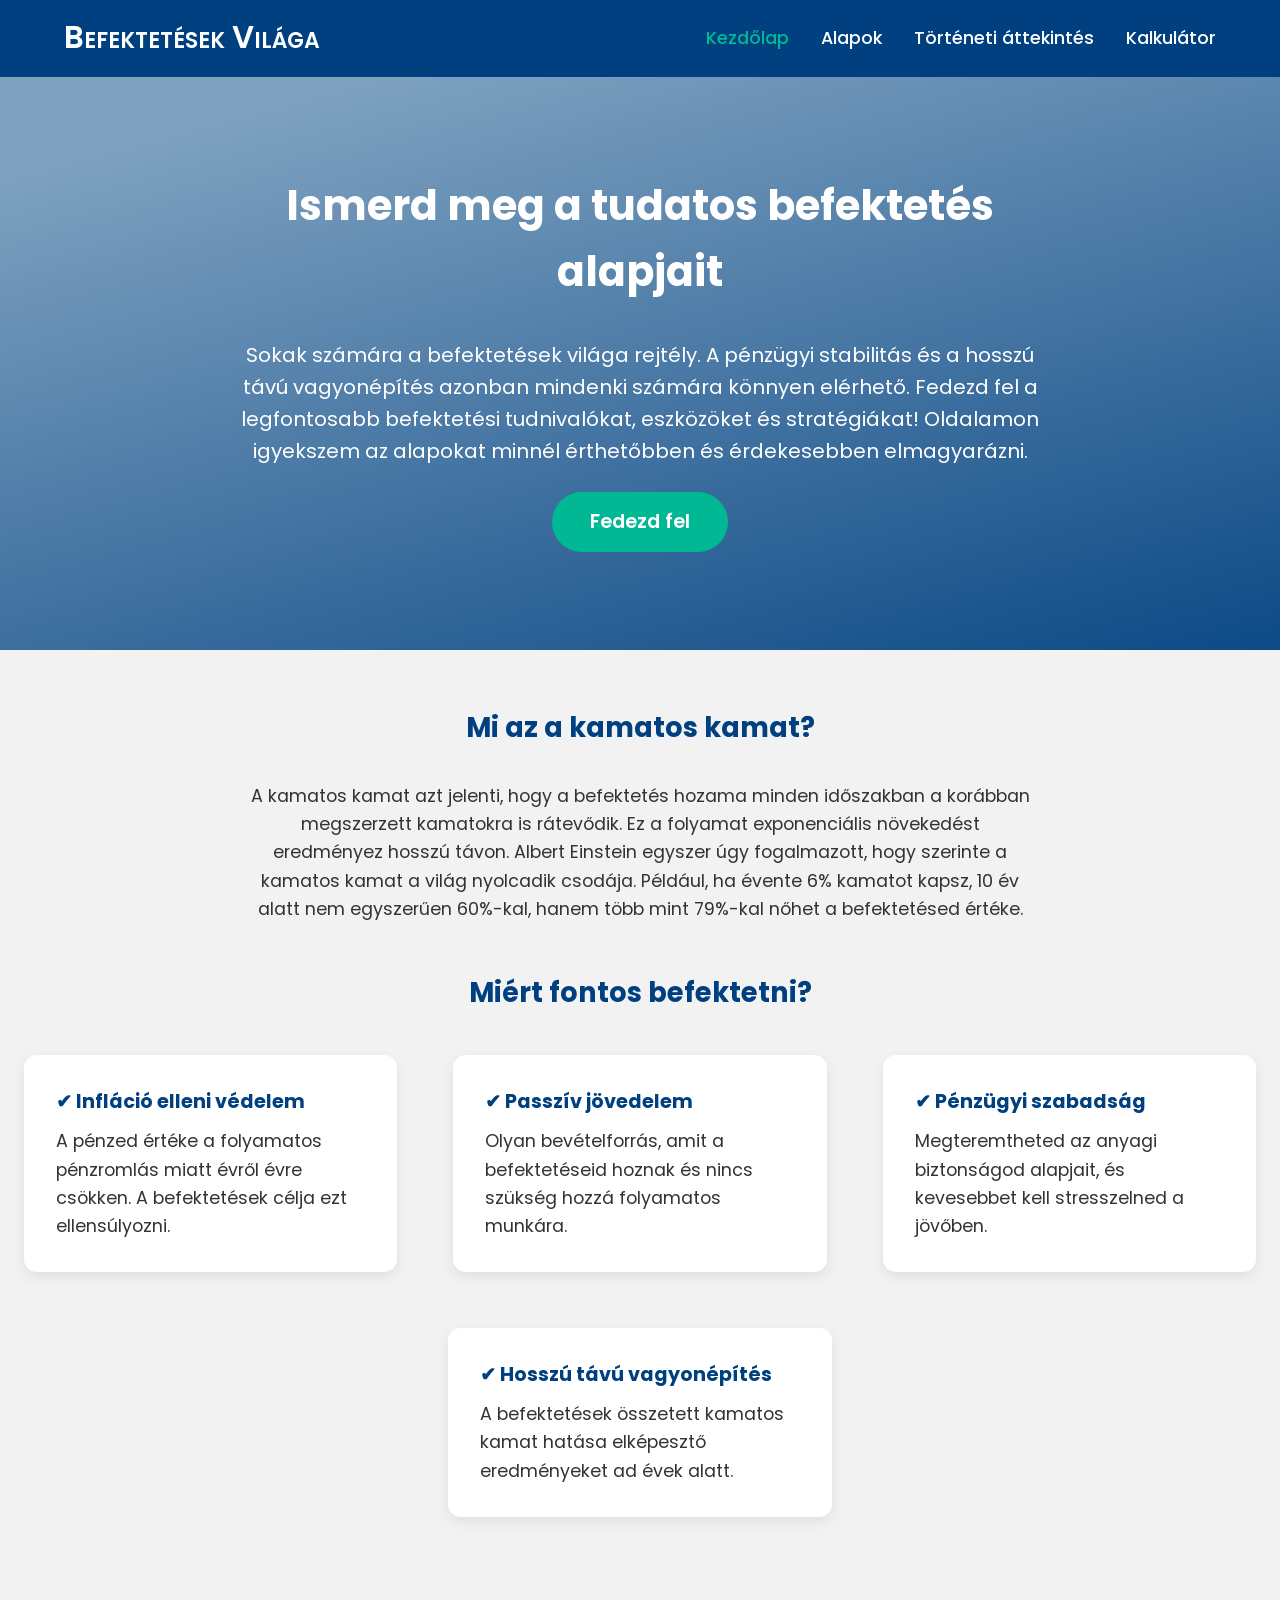
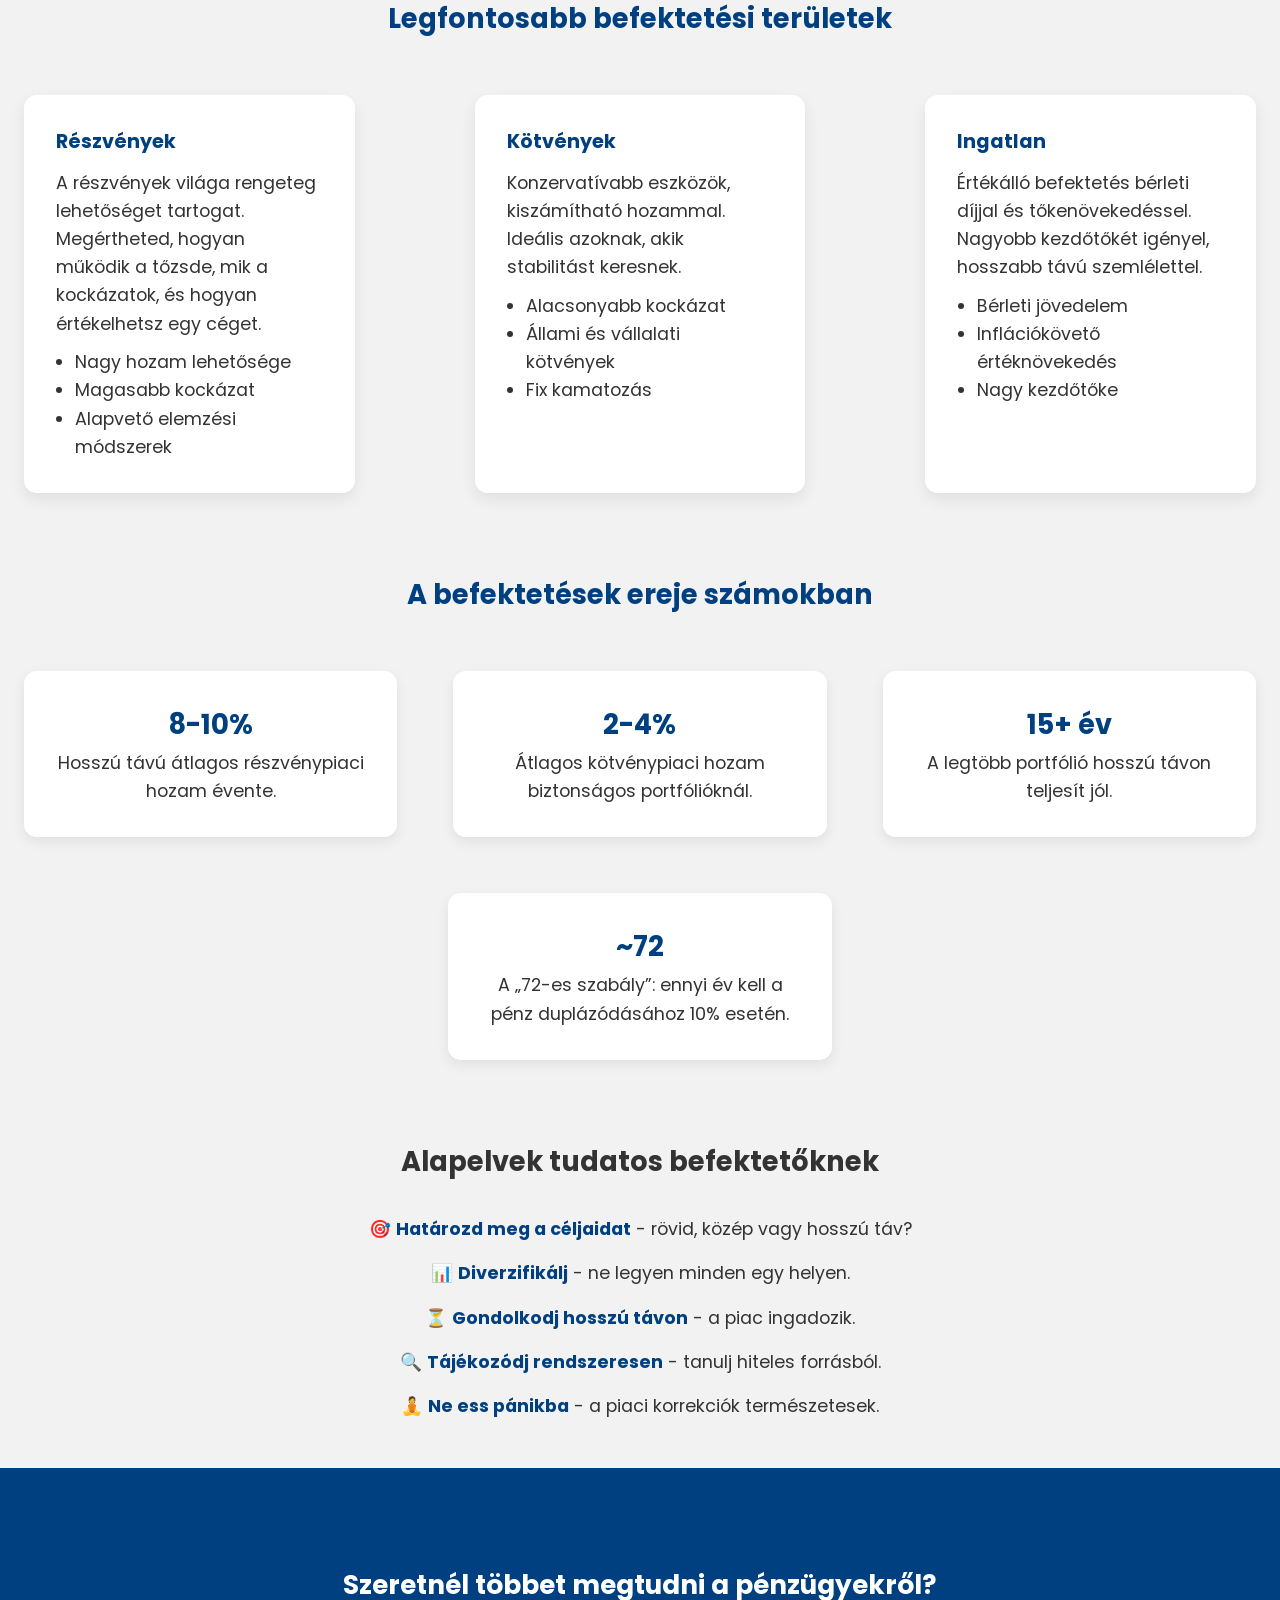
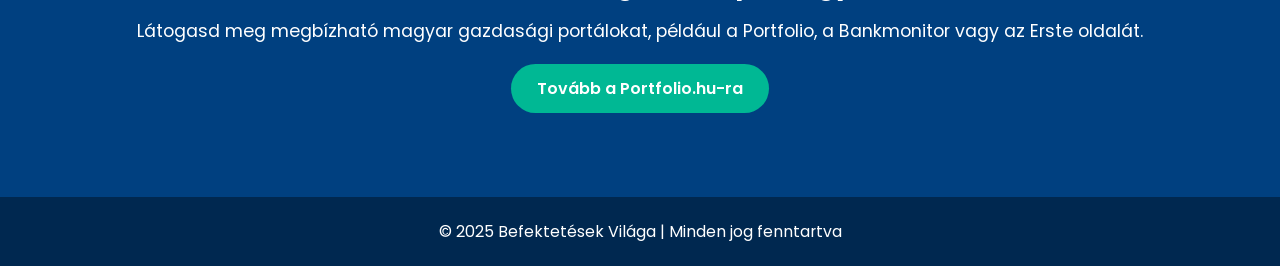
<file: index.html>
<!DOCTYPE html>
<html lang="hu">
<head>
	<meta charset="utf-8">
	<meta name="author" content="Radics Martin">
	<meta name="description" content="Befektetések, pénzügyi alapok és útmutatók">
	<meta name="viewport" content="width=device-width, initial-scale=1.0">
	<title>Befektetések Világa | Kezdőlap</title>
	<link rel="stylesheet" href="css/style.css">
	<link rel="icon" type="image/x-icon" href="images/favicon.ico">
	
	<link rel="stylesheet" href="https://fonts.googleapis.com/css2?family=Poppins:wght@400;500;600;700&display=swap&subset=latin-ext">
</head>

<body>
	<header class="fejlec">
		<nav class="navigacio">
			<div class="oldalnev">Befektetések Világa</div>
			<ul class="menu">
				<li><a href="index.html" class="aktiv">Kezdőlap</a></li>
				<li><a href="alapok.html">Alapok</a></li>
				<li><a href="history.html">Történeti áttekintés</a></li>
				<li><a href="kalkulator.html">Kalkulátor</a></li>
			</ul>
		</nav>
	</header>
	
	<main id="index-main">
		<section class="felhivas">
			<div class="felhivas-tartalom">
				<h1>Ismerd meg a tudatos befektetés alapjait</h1>
				<p>Sokak számára a befektetések világa rejtély. A pénzügyi stabilitás és a hosszú távú vagyonépítés azonban mindenki számára könnyen elérhető. Fedezd fel a legfontosabb befektetési tudnivalókat, eszközöket és stratégiákat! Oldalamon igyekszem az alapokat minnél érthetőbben és érdekesebben elmagyarázni.</p>
				<a href="alapok.html" class="felhivas-gomb">Fedezd fel</a>
			</div>
		</section>

		<section class="info-kamat">
			<h2>Mi az a kamatos kamat?</h2>
			<p>
			A kamatos kamat azt jelenti, hogy a befektetés hozama minden időszakban a korábban megszerzett kamatokra is rátevődik.
			Ez a folyamat exponenciális növekedést eredményez hosszú távon. Albert Einstein egyszer úgy fogalmazott, hogy szerinte a kamatos kamat a világ nyolcadik csodája.
			Például, ha évente 6% kamatot kapsz, 10 év alatt nem egyszerűen 60%-kal, hanem több mint 79%-kal nőhet a befektetésed értéke.
			</p>
		</section>

		<section class="szekcio miert-fontos">
			<h2>Miért fontos befektetni?</h2>
			<div class="miert-sor">
				<div class="elem">
					<h3>✔ Infláció elleni védelem</h3>
					<p>A pénzed értéke a folyamatos pénzromlás miatt évről évre csökken. A befektetések célja ezt ellensúlyozni.</p>
				</div>
				<div class="elem">
					<h3>✔ Passzív jövedelem</h3>
					<p>Olyan bevételforrás, amit a befektetéseid hoznak és nincs szükség hozzá folyamatos munkára.</p>
				</div>
				<div class="elem">
					<h3>✔ Pénzügyi szabadság</h3>
					<p>Megteremtheted az anyagi biztonságod alapjait, és kevesebbet kell stresszelned a jövőben.</p>
				</div>
				<div class="elem">
					<h3>✔ Hosszú távú vagyonépítés</h3>
					<p>A befektetések összetett kamatos kamat hatása elképesztő eredményeket ad évek alatt.</p>
				</div>
			</div>
		</section>

		<section class="szekcio fo-temak">
			<h2>Legfontosabb befektetési területek</h2>
			<div class="kartya-sor">
				<div class="kartya">
					<h3>Részvények</h3>
					<p>A részvények világa rengeteg lehetőséget tartogat. Megértheted, hogyan működik a tőzsde, mik a kockázatok, és hogyan értékelhetsz egy céget.</p>
					<ul>
						<li>Nagy hozam lehetősége</li>
						<li>Magasabb kockázat</li>
						<li>Alapvető elemzési módszerek</li>
					</ul>
				</div>
				<div class="kartya">
					<h3>Kötvények</h3>
					<p>Konzervatívabb eszközök, kiszámítható hozammal. Ideális azoknak, akik stabilitást keresnek.</p>
					<ul>
						<li>Alacsonyabb kockázat</li>
						<li>Állami és vállalati kötvények</li>
						<li>Fix kamatozás</li>
					</ul>
				</div>
				<div class="kartya">
					<h3>Ingatlan</h3>
					<p>Értékálló befektetés bérleti díjjal és tőkenövekedéssel. Nagyobb kezdőtőkét igényel, hosszabb távú szemlélettel.</p>
					<ul>
						<li>Bérleti jövedelem</li>
						<li>Inflációkövető értéknövekedés</li>
						<li>Nagy kezdőtőke</li>
					</ul>
				</div>
			</div>
		</section>

		<section class="szekcio statisztikak">
			<h2>A befektetések ereje számokban</h2>
			<div class="stat-sor">
				<div class="stat">
					<h3>8-10%</h3>
					<p>Hosszú távú átlagos részvénypiaci hozam évente.</p>
				</div>
				<div class="stat">
					<h3>2-4%</h3>
					<p>Átlagos kötvénypiaci hozam biztonságos portfólióknál.</p>
				</div>
				<div class="stat">
					<h3>15+ év</h3>
					<p>A legtöbb portfólió hosszú távon teljesít jól.</p>
				</div>
				<div class="stat">
					<h3>~72</h3>
					<p>A „72-es szabály”: ennyi év kell a pénz duplázódásához 10% esetén.</p>
				</div>
			</div>
		</section>

		<section class="szekcio tippek">
			<h2>Alapelvek tudatos befektetőknek</h2>
			<ul>
				<li>🎯 <strong>Határozd meg a céljaidat</strong> - rövid, közép vagy hosszú táv?</li>
				<li>📊 <strong>Diverzifikálj</strong> - ne legyen minden egy helyen.</li>
				<li>⏳ <strong>Gondolkodj hosszú távon</strong> - a piac ingadozik.</li>
				<li>🔍 <strong>Tájékozódj rendszeresen</strong> - tanulj hiteles forrásból.</li>
				<li>🧘 <strong>Ne ess pánikba</strong> - a piaci korrekciók természetesek.</li>
			</ul>
		</section>

		<section class="tovabbiak">
			<h2>Szeretnél többet megtudni a pénzügyekről?</h2>
			<p>Látogasd meg megbízható magyar gazdasági portálokat, például a Portfolio, a Bankmonitor vagy az Erste oldalát.</p>
			<a class="tovabbiak-gomb" href="https://www.portfolio.hu/befektetes" target="_blank">Tovább a Portfolio.hu-ra</a>
		</section>
	</main>

	<footer class="lablec">
		<p>&copy; 2025 Befektetések Világa | Minden jog fenntartva</p>
	</footer>
</body>
</html>
</file>
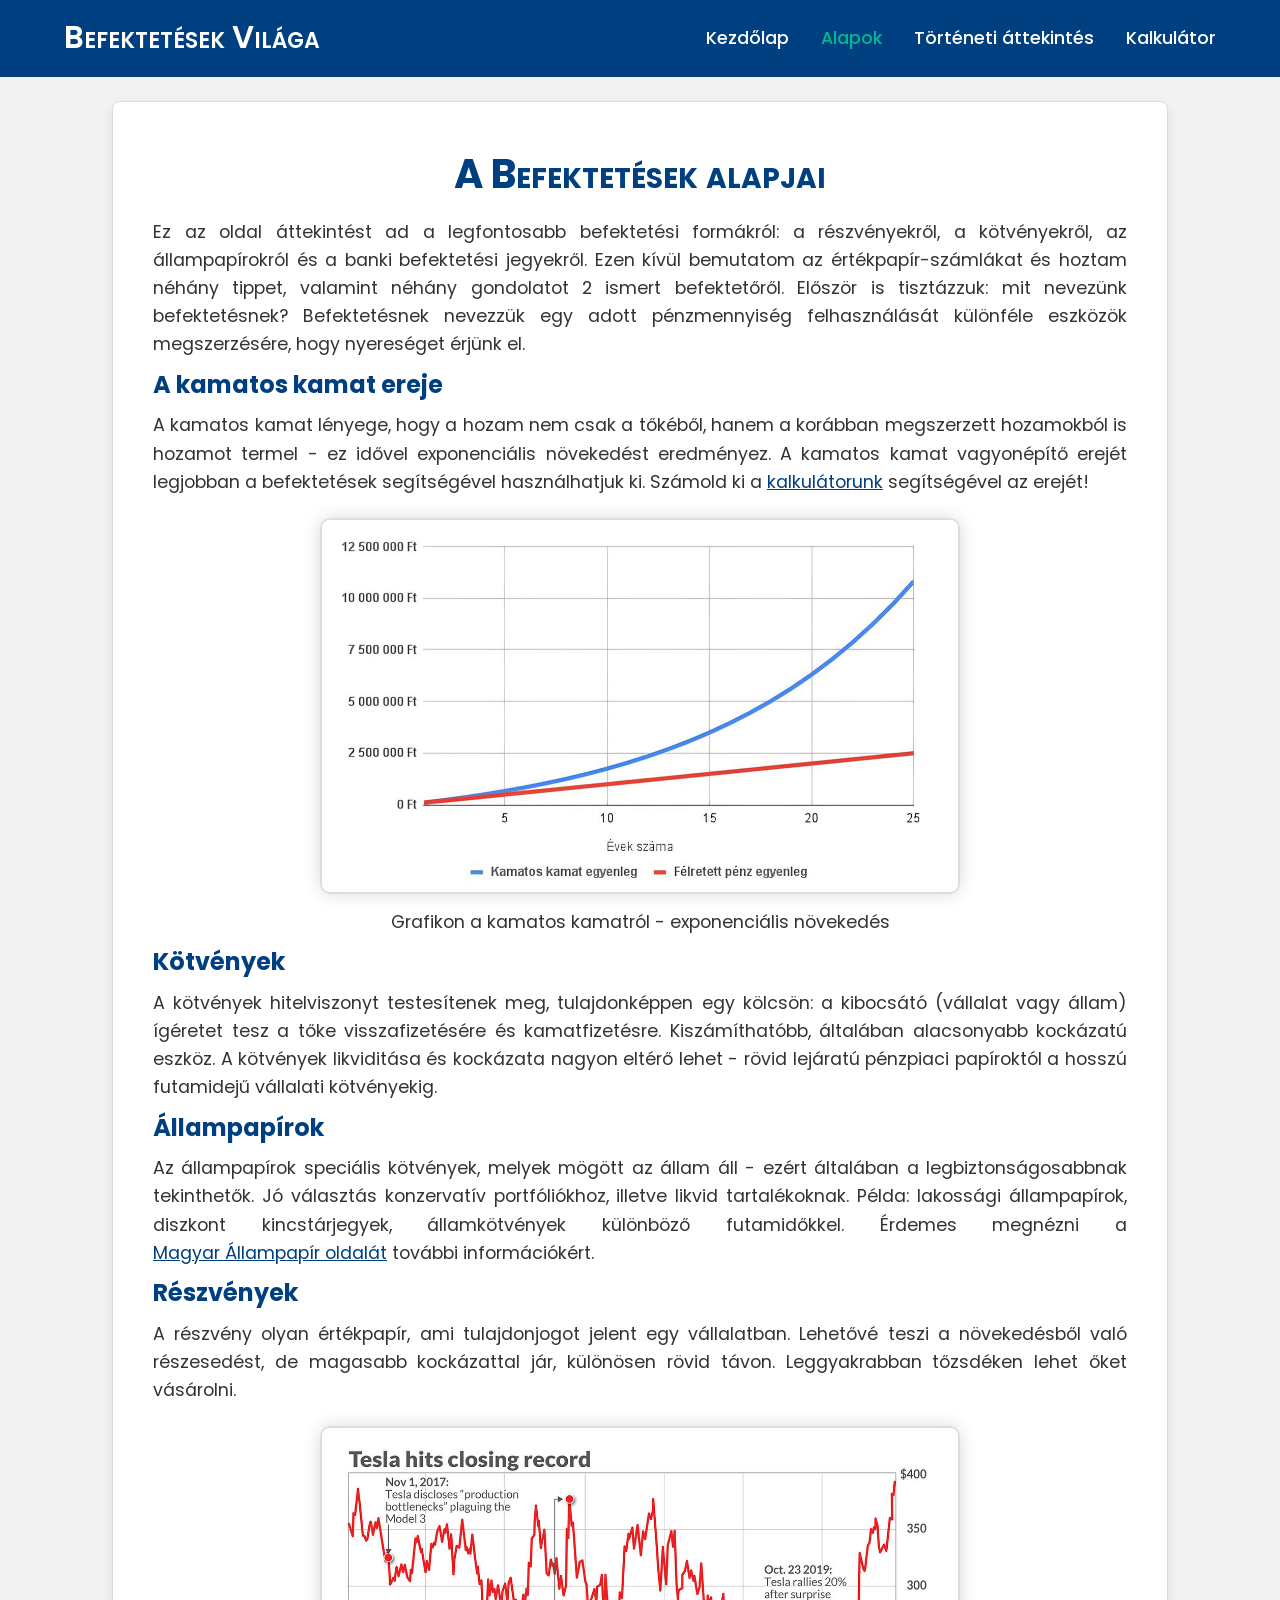
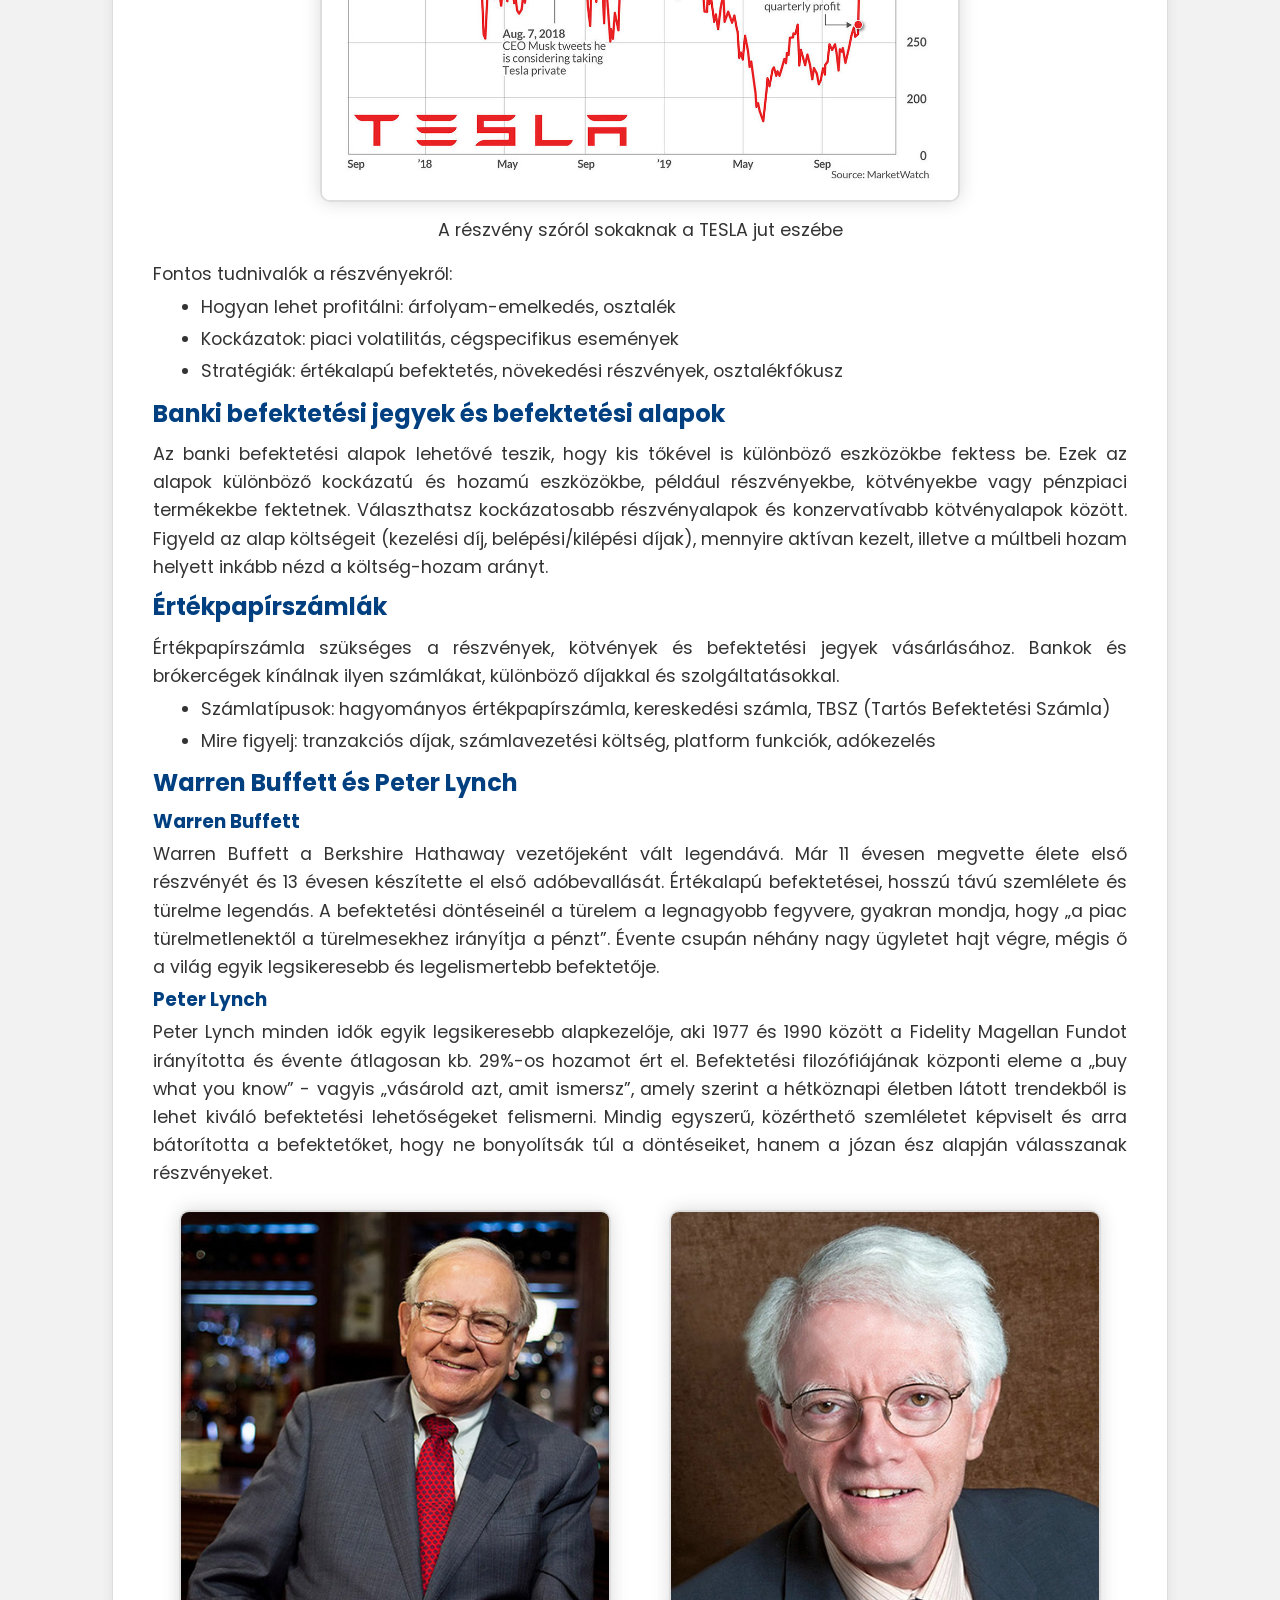
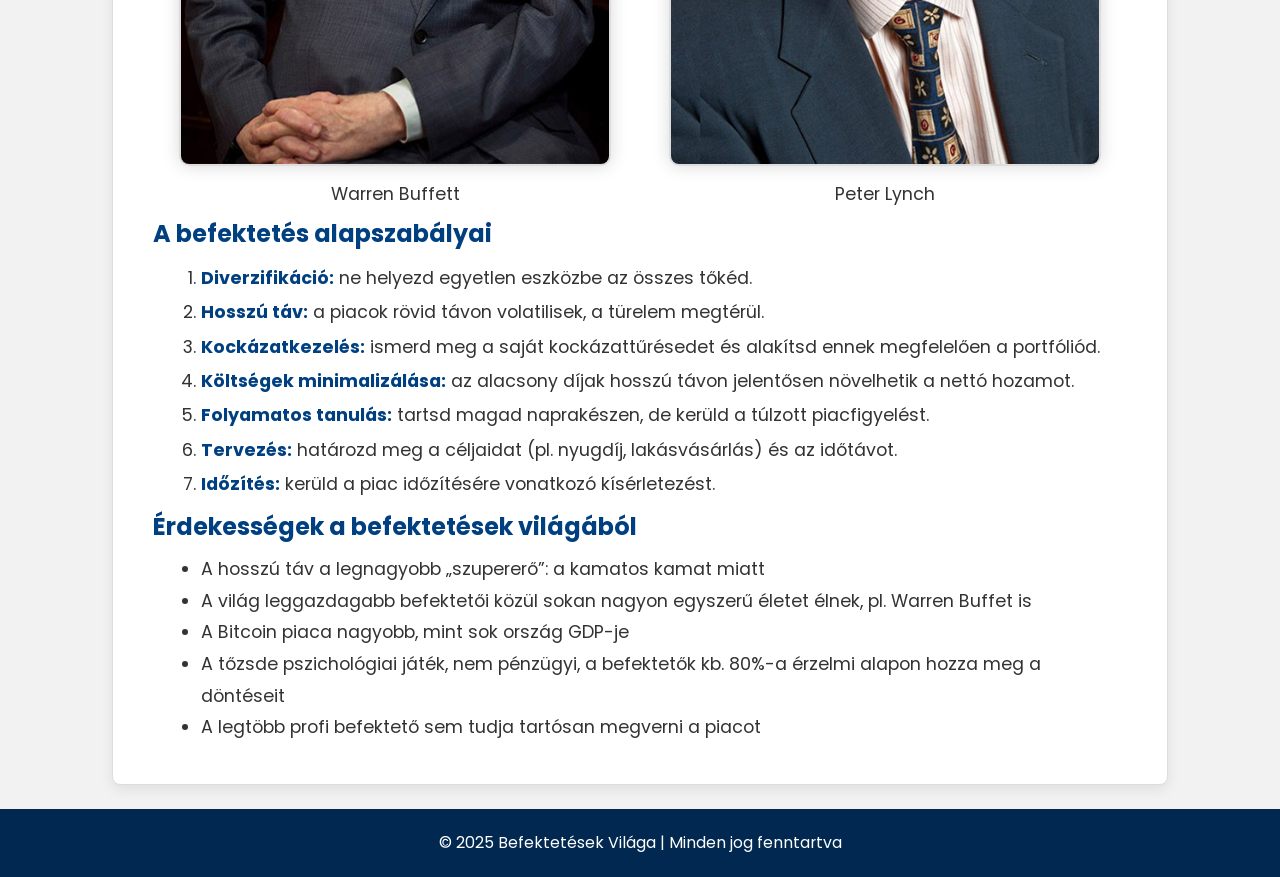
<file: alapok.html>
<!DOCTYPE html>
<html lang="hu">
<head>
	<meta charset="utf-8">
	<meta name="author" content="Radics Martin">
	<meta name="description" content="Befektetések, pénzügyi alapok és útmutatók">
	<meta name="viewport" content="width=device-width, initial-scale=1.0">
	<title>Befektetések Világa | Alapok</title>
	<link rel="stylesheet" href="css/style.css">
	<link rel="icon" type="image/x-icon" href="images/favicon.ico">
	
	<link rel="stylesheet" href="https://fonts.googleapis.com/css2?family=Poppins:wght@400;500;600;700&display=swap&subset=latin-ext">
</head>

<body>
	<header class="fejlec">
		<nav class="navigacio">
		<div class="oldalnev">Befektetések Világa</div>
		<ul class="menu">
			<li><a href="index.html">Kezdőlap</a></li>
				<li><a href="alapok.html" class="aktiv">Alapok</a></li>
				<li><a href="history.html">Történeti áttekintés</a></li>
				<li><a href="kalkulator.html">Kalkulátor</a></li>
		</ul>
		</nav>
	</header>

	<main id="alapok-main">
		<article class="alapok-bevezeto">
			<h1>A Befektetések alapjai</h1>
			<p>Ez az oldal áttekintést ad a legfontosabb befektetési formákról: a részvényekről, a kötvényekről, az állampapírokról és a banki befektetési jegyekről. Ezen kívül bemutatom az értékpapír-számlákat és hoztam néhány tippet, valamint néhány gondolatot 2 ismert befektetőről. 
			Először is tisztázzuk: mit nevezünk befektetésnek? Befektetésnek nevezzük egy adott pénzmennyiség felhasználását különféle eszközök megszerzésére, hogy nyereséget érjünk el.</p>
		</article>

		<article class="alapok-kamat">
			<h2>A kamatos kamat ereje</h2>
			<p>A kamatos kamat lényege, hogy a hozam nem csak a tőkéből, hanem a korábban megszerzett hozamokból is hozamot termel - ez idővel exponenciális növekedést eredményez. A kamatos kamat vagyonépítő erejét legjobban a befektetések segítségével használhatjuk ki. Számold ki a <a href="kalkulator.html">kalkulátorunk</a> segítségével az erejét!</p>
			
			<figure>
				<img src="images/chart.jpg" alt="Kamatos kamat grafikon">
				<figcaption>Grafikon a kamatos kamatról - exponenciális növekedés</figcaption>
			</figure>
		</article>

		<article class="kotvenyek">
			<h2>Kötvények</h2>
			<p>A kötvények hitelviszonyt testesítenek meg, tulajdonképpen egy kölcsön: a kibocsátó (vállalat vagy állam) ígéretet tesz a tőke visszafizetésére és kamatfizetésre. Kiszámíthatóbb, általában alacsonyabb kockázatú eszköz.
			A kötvények likviditása és kockázata nagyon eltérő lehet - rövid lejáratú pénzpiaci papíroktól a hosszú futamidejű vállalati kötvényekig.</p>
		</article>

		<article class="allampapirok">
			<h2>Állampapírok</h2>
			<p>Az állampapírok speciális kötvények, melyek mögött az állam áll - ezért általában a legbiztonságosabbnak tekinthetők. Jó választás konzervatív portfóliókhoz, illetve likvid tartalékoknak.
			Példa: lakossági állampapírok, diszkont kincstárjegyek, államkötvények különböző futamidőkkel. Érdemes megnézni a <a href="https://www.allampapir.hu/" target="_blank">Magyar Állampapír oldalát</a> további információkért.</p>
		</article>

		<article class="reszvenyek">
			<h2>Részvények</h2>
			<p>A részvény olyan értékpapír, ami tulajdonjogot jelent egy vállalatban. Lehetővé teszi a növekedésből való részesedést, de magasabb kockázattal jár, különösen rövid távon. Leggyakrabban tőzsdéken lehet őket vásárolni.</p>

			<figure>
				<img src="images/tesla.jpg" alt="TESLA tőzsdei teljesítménye">
				<figcaption>A részvény szóról sokaknak a TESLA jut eszébe</figcaption>
			</figure>
			
			<p>Fontos tudnivalók a részvényekről:</p>
			<ul>
				<li>Hogyan lehet profitálni: árfolyam-emelkedés, osztalék</li>
				<li>Kockázatok: piaci volatilitás, cégspecifikus események</li>
				<li>Stratégiák: értékalapú befektetés, növekedési részvények, osztalékfókusz</li>
			</ul>
		</article>

		<article class="bef-jegyek">
			<h2>Banki befektetési jegyek és befektetési alapok</h2>
			<p>Az banki befektetési alapok lehetővé teszik, hogy kis tőkével is különböző eszközökbe fektess be. Ezek az alapok különböző kockázatú és hozamú eszközökbe, például részvényekbe, kötvényekbe vagy pénzpiaci termékekbe fektetnek. Választhatsz kockázatosabb részvényalapok és konzervatívabb kötvényalapok között.
			Figyeld az alap költségeit (kezelési díj, belépési/kilépési díjak), mennyire aktívan kezelt, illetve a múltbeli hozam helyett inkább nézd a költség-hozam arányt.
			</p>
		</article>

		<article class="ertekpapirszamla">
			<h2>Értékpapírszámlák</h2>
			<p>Értékpapírszámla szükséges a részvények, kötvények és befektetési jegyek vásárlásához. Bankok és brókercégek kínálnak ilyen számlákat, különböző díjakkal és szolgáltatásokkal.</p>
			<ul>
				<li>Számlatípusok: hagyományos értékpapírszámla, kereskedési számla, TBSZ (Tartós Befektetési Számla)</li>
				<li>Mire figyelj: tranzakciós díjak, számlavezetési költség, platform funkciók, adókezelés</li>
			</ul>
		</article>

		<article class="legendak">
			<h2>Warren Buffett és Peter Lynch</h2>
			<section class="buffett">
				<h3>Warren Buffett</h3>
				<p>Warren Buffett a Berkshire Hathaway vezetőjeként vált legendává. Már 11 évesen megvette élete első részvényét és 13 évesen készítette el első adóbevallását. Értékalapú befektetései, hosszú távú szemlélete és türelme legendás. A befektetési döntéseinél a türelem a legnagyobb fegyvere, gyakran mondja, hogy „a piac türelmetlenektől a türelmesekhez irányítja a pénzt”. Évente csupán néhány nagy ügyletet hajt végre, mégis ő a világ egyik legsikeresebb és legelismertebb befektetője.</p>
			</section>
			
			<section class="lynch">
				<h3>Peter Lynch</h3>
				<p>Peter Lynch minden idők egyik legsikeresebb alapkezelője, aki 1977 és 1990 között a Fidelity Magellan Fundot irányította és évente átlagosan kb. 29%-os hozamot ért el.
				Befektetési filozófiájának központi eleme a „buy what you know” - vagyis „vásárold azt, amit ismersz”, amely szerint a hétköznapi életben látott trendekből is lehet kiváló befektetési lehetőségeket felismerni.
				Mindig egyszerű, közérthető szemléletet képviselt és arra bátorította a befektetőket, hogy ne bonyolítsák túl a döntéseiket, hanem a józan ész alapján válasszanak részvényeket.</p>
			</section>
			
			<div class="legendak-kepek">
				<figure>
					<img src="images/waren.jpg" alt="Warren Buffett képe">
					<figcaption>Warren Buffett</figcaption>
				</figure>
				
				<figure>
					<img src="images/lynch.jpg" alt="Peter Lynch képe">
					<figcaption>Peter Lynch</figcaption>
				</figure>
			</div>
			
		</article>

		<article class="alapszabalyok">
			<h2>A befektetés alapszabályai</h2>
			<ol>
				<li><strong>Diverzifikáció:</strong> ne helyezd egyetlen eszközbe az összes tőkéd.</li>
				<li><strong>Hosszú táv:</strong> a piacok rövid távon volatilisek, a türelem megtérül.</li>
				<li><strong>Kockázatkezelés:</strong> ismerd meg a saját kockázattűrésedet és alakítsd ennek megfelelően a portfóliód.</li>
				<li><strong>Költségek minimalizálása:</strong> az alacsony díjak hosszú távon jelentősen növelhetik a nettó hozamot.</li>
				<li><strong>Folyamatos tanulás:</strong> tartsd magad naprakészen, de kerüld a túlzott piacfigyelést.</li>
				<li><strong>Tervezés:</strong> határozd meg a céljaidat (pl. nyugdíj, lakásvásárlás) és az időtávot.</li>
				<li><strong>Időzítés:</strong> kerüld a piac időzítésére vonatkozó kísérletezést.</li>
			</ol>
		</article>

		<article class="erdekessegek">
			<h2>Érdekességek a befektetések világából</h2>
			<ul>
				<li>A hosszú táv a legnagyobb „szupererő”: a kamatos kamat miatt</li>
				<li>A világ leggazdagabb befektetői közül sokan nagyon egyszerű életet élnek, pl. Warren Buffet is</li>
				<li>A Bitcoin piaca nagyobb, mint sok ország GDP-je</li>
				<li>A tőzsde pszichológiai játék, nem pénzügyi, a befektetők kb. 80%-a érzelmi alapon hozza meg a döntéseit</li>
				<li>A legtöbb profi befektető sem tudja tartósan megverni a piacot</li>
			</ul>
		</article>
	</main>
	
	<footer class="lablec">
		<p>&copy; 2025 Befektetések Világa | Minden jog fenntartva</p>
	</footer>
</body>
</html>
</file>
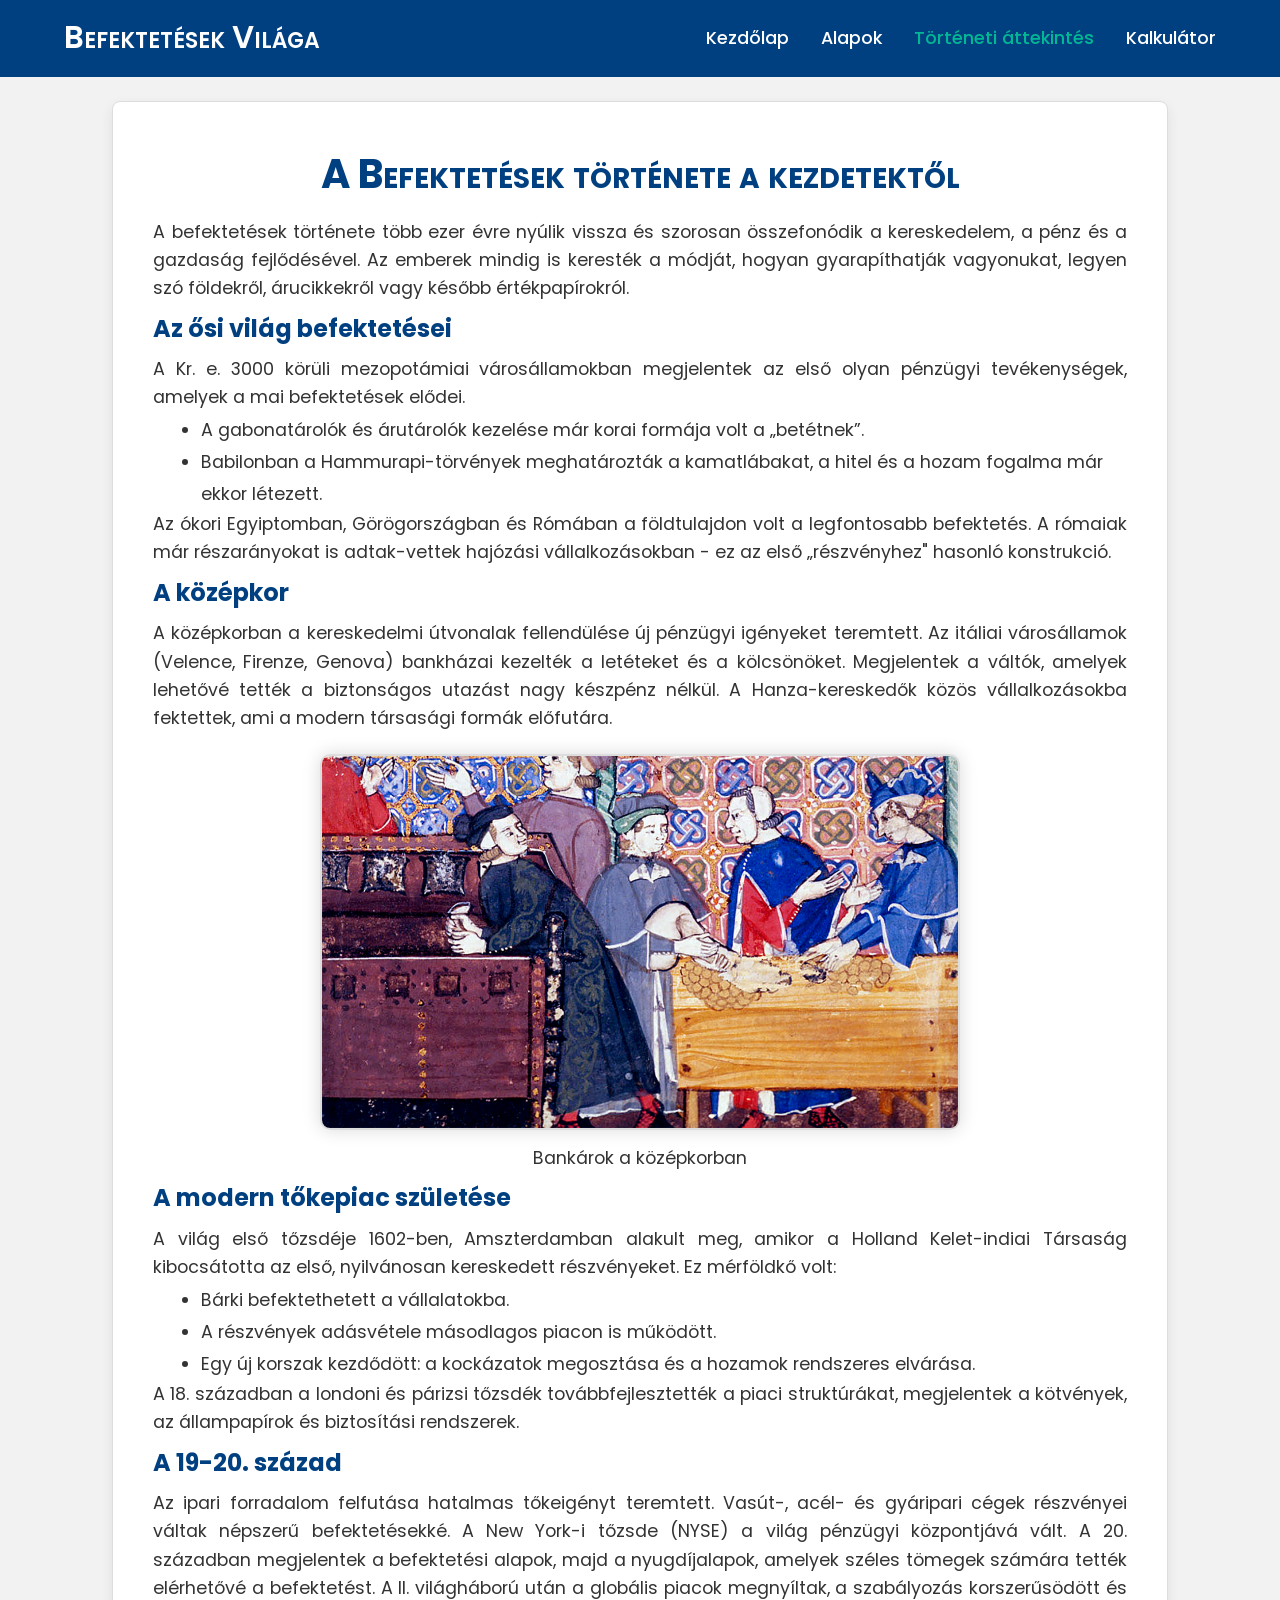
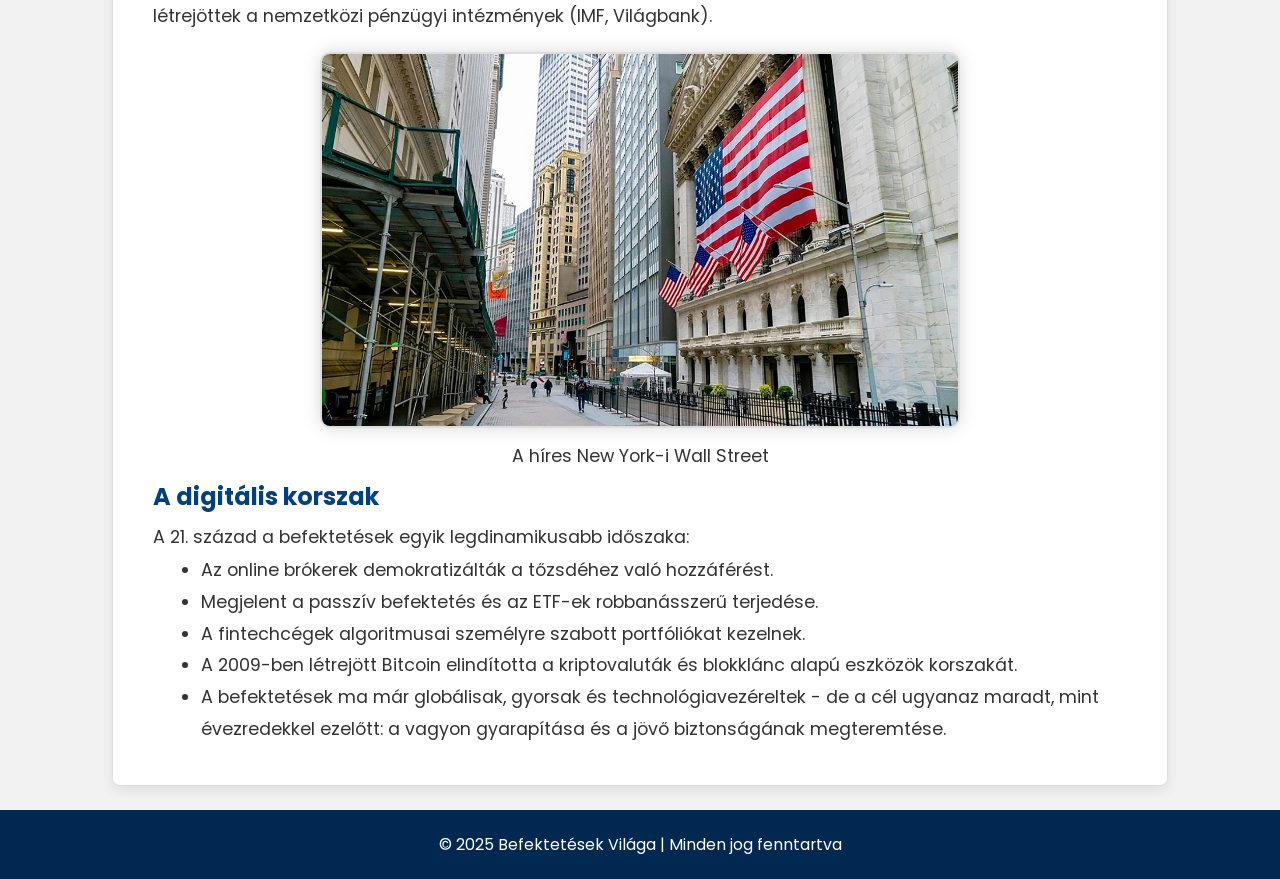
<file: history.html>
<!DOCTYPE html>
<html lang="hu">
<head>
	<meta charset="utf-8">
	<meta name="author" content="Radics Martin">
	<meta name="description" content="Befektetések, pénzügyi alapok és útmutatók">
	<meta name="viewport" content="width=device-width, initial-scale=1.0">
	<title>Befektetések Világa | Áttekintés</title>
	<link rel="stylesheet" href="css/style.css">
	<link rel="icon" type="image/x-icon" href="images/favicon.ico">
	
	<link rel="stylesheet" href="https://fonts.googleapis.com/css2?family=Poppins:wght@400;500;600;700&display=swap&subset=latin-ext">
</head>

<body>
	<header class="fejlec">
		<nav class="navigacio">
			<div class="oldalnev">Befektetések Világa</div>
			<ul class="menu">
				<li><a href="index.html">Kezdőlap</a></li>
				<li><a href="alapok.html">Alapok</a></li>
				<li><a href="history.html" class="aktiv">Történeti áttekintés</a></li>
				<li><a href="kalkulator.html">Kalkulátor</a></li>
			</ul>
		</nav>
	</header>
	
	<main id="history-main">
		<article class="history-bevezeto">
			<h1>A Befektetések története a kezdetektől</h1>
			<p>A befektetések története több ezer évre nyúlik vissza és szorosan összefonódik a kereskedelem, a pénz és a gazdaság fejlődésével. Az emberek mindig is keresték a módját, hogyan gyarapíthatják vagyonukat, legyen szó földekről, árucikkekről vagy később értékpapírokról.</p>
		</article>
		
		<article class="history-osidok">
			<h2>Az ősi világ befektetései</h2>
			
			<p>A Kr. e. 3000 körüli mezopotámiai városállamokban megjelentek az első olyan pénzügyi tevékenységek, amelyek a mai befektetések elődei.</p>
			<ul>
				<li>A gabonatárolók és árutárolók kezelése már korai formája volt a „betétnek”.</li>
				<li>Babilonban a Hammurapi-törvények meghatározták a kamatlábakat, a hitel és a hozam fogalma már ekkor létezett.</li>
			</ul>
			<p>Az ókori Egyiptomban, Görögországban és Rómában a földtulajdon volt a legfontosabb befektetés. A rómaiak már részarányokat is adtak-vettek hajózási vállalkozásokban - ez az első „részvényhez" hasonló konstrukció.</p>
		</article>
		
		<article class="history-kozepkor">
			<h2>A középkor</h2>
			<p>A középkorban a kereskedelmi útvonalak fellendülése új pénzügyi igényeket teremtett. Az itáliai városállamok (Velence, Firenze, Genova) bankházai kezelték a letéteket és a kölcsönöket. Megjelentek a váltók, amelyek lehetővé tették a biztonságos utazást nagy készpénz nélkül. A Hanza-kereskedők közös vállalkozásokba fektettek, ami a modern társasági formák előfutára.</p>
			<figure>
				<img src="images/kozepkor.jpg" alt="Középkori bank">
				<figcaption>Bankárok a középkorban</figcaption>
			</figure>
		</article>
		
		<article class="history-modern">
			<h2>A modern tőkepiac születése</h2>
			<p>A világ első tőzsdéje 1602-ben, Amszterdamban alakult meg, amikor a Holland Kelet-indiai Társaság kibocsátotta az első, nyilvánosan kereskedett részvényeket. Ez mérföldkő volt:
			<ul>
				<li>Bárki befektethetett a vállalatokba.</li>
				<li>A részvények adásvétele másodlagos piacon is működött.</li>
				<li>Egy új korszak kezdődött: a kockázatok megosztása és a hozamok rendszeres elvárása.</li>
			</ul>
			<p>A 18. században a londoni és párizsi tőzsdék továbbfejlesztették a piaci struktúrákat, megjelentek a kötvények, az állampapírok és biztosítási rendszerek.</p>
		</article>
		
		<article class="history-ipar">
			<h2>A 19-20. század</h2>
			<p>Az ipari forradalom felfutása hatalmas tőkeigényt teremtett. Vasút-, acél- és gyáripari cégek részvényei váltak népszerű befektetésekké. A New York-i tőzsde (NYSE) a világ pénzügyi központjává vált. A 20. században megjelentek a befektetési alapok, majd a nyugdíjalapok, amelyek széles tömegek számára tették elérhetővé a befektetést. A II. világháború után a globális piacok megnyíltak, a szabályozás korszerűsödött és létrejöttek a nemzetközi pénzügyi intézmények (IMF, Világbank).</p>
			<figure>
				<img src="images/wallstreet.jpg" alt="Wall Street">
				<figcaption>A híres New York-i Wall Street</figcaption>
			</figure>
		</article>
		
		<article class="history-digitalis">
			<h2>A digitális korszak</h2>
			<p>A 21. század a befektetések egyik legdinamikusabb időszaka:</p>
			<ul>
				<li>Az online brókerek demokratizálták a tőzsdéhez való hozzáférést.</li>
				<li>Megjelent a passzív befektetés és az ETF-ek robbanásszerű terjedése.</li>
				<li>A fintechcégek algoritmusai személyre szabott portfóliókat kezelnek.</li>
				<li>A 2009-ben létrejött Bitcoin elindította a kriptovaluták és blokklánc alapú eszközök korszakát.</li>
				<li>A befektetések ma már globálisak, gyorsak és technológiavezéreltek - de a cél ugyanaz maradt, mint évezredekkel ezelőtt: a vagyon gyarapítása és a jövő biztonságának megteremtése.</li>
			</ul>
		</article>
	</main>
	
	<footer class="lablec">
		<p>&copy; 2025 Befektetések Világa | Minden jog fenntartva</p>
	</footer>
</body>
</html>
</file>
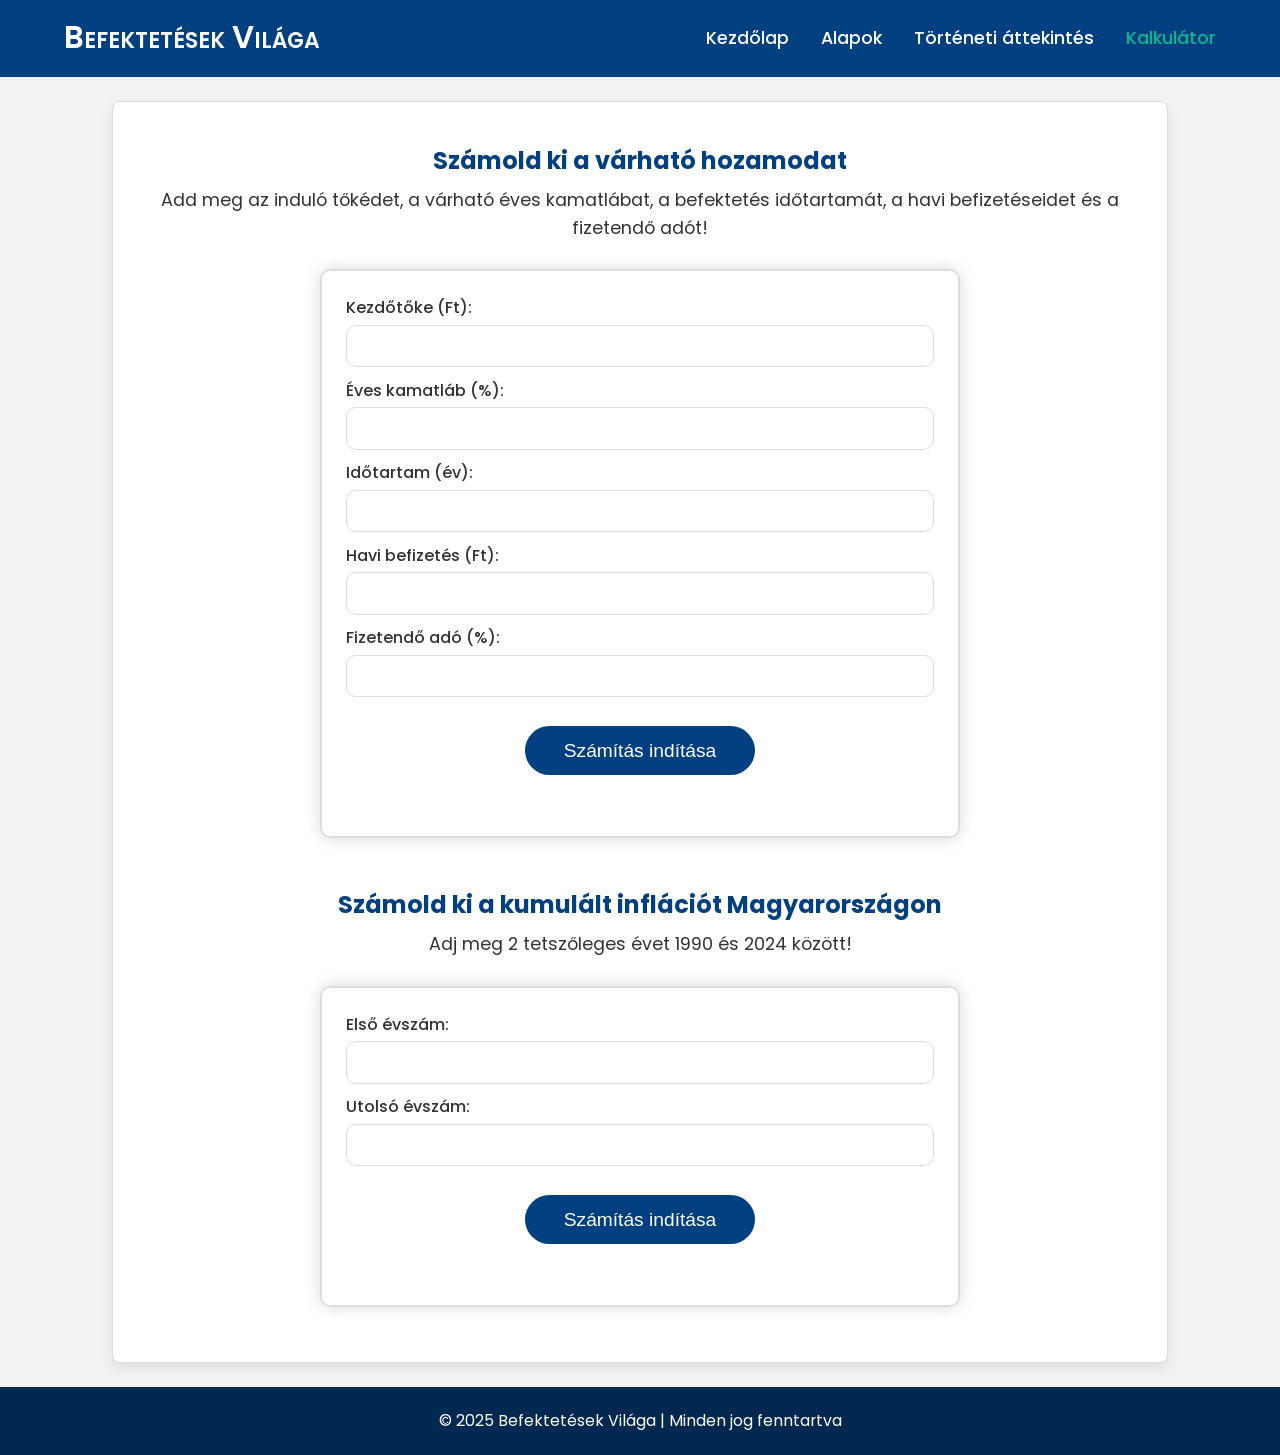
<file: kalkulator.html>
<!DOCTYPE html>
<html lang="hu">
<head>
	<meta charset="utf-8">
	<meta name="author" content="Radics Martin">
	<meta name="description" content="Befektetések, pénzügyi alapok és útmutatók">
	<meta name="viewport" content="width=device-width, initial-scale=1.0">
	<title>Befektetések Világa | Kalkulátor</title>
	<link rel="stylesheet" href="css/style.css">
	<link rel="icon" type="image/x-icon" href="images/favicon.ico">
	<script src="javascript/kalkulator.js" defer></script> 
	
	<link rel="stylesheet" href="https://fonts.googleapis.com/css2?family=Poppins:wght@400;500;600;700&display=swap&subset=latin-ext">
</head>

<body>
	<header class="fejlec">
		<nav class="navigacio">
			<div class="oldalnev">Befektetések Világa</div>
			<ul class="menu">
				<li><a href="index.html">Kezdőlap</a></li>
				<li><a href="alapok.html">Alapok</a></li>
				<li><a href="history.html">Történeti áttekintés</a></li>
				<li><a href="kalkulator.html" class="aktiv">Kalkulátor</a></li>
			</ul>
		</nav>
	</header>
	
	<main id="kalkulator-main">
		<section class="hozam-kalk">
			<h2>Számold ki a várható hozamodat</h2>
			<p>Add meg az induló tőkédet, a várható éves kamatlábat, a befektetés időtartamát, a havi befizetéseidet és a fizetendő adót!</p>
			<div class="kalk-resz">
				<form id="hozamjs">
					<label>Kezdőtőke (Ft):</label>
					<input id="hozam-toke" type="number" min="0" max="100000000" step="1">
					
					<label>Éves kamatláb (%):</label>
					<input id="hozam-kamat" type="number" min="1" max="100" step="1">
					
					<label>Időtartam (év):</label>
					<input id="hozam-ev" type="number" min="1" max="100" step="1">
					
					<label>Havi befizetés (Ft):</label>
					<input id="hozam-havi" type="number" min="0" max="100000000" step="1">
					
					<label>Fizetendő adó (%):</label>
					<input id="hozam-ado" type="number" min="0" max="100" step="1">
					
					<button type="submit">Számítás indítása</button>
				</form>
				<div id="eredmeny-hozam" class="eredemeny-box"></div>
			</div>
		</section>
			
		<section class="inflacio-kalk">
			<h2>Számold ki a kumulált inflációt Magyarországon</h2>
			<p>Adj meg 2 tetszőleges évet 1990 és 2024 között!</p>	
			<div class="kalk-resz">
				<form id="inflaciojs">
					<label>Első évszám:</label>
					<input id="inflacio-elso" type="number" min="1990" max="2024" step="1">
					
					<label>Utolsó évszám:</label>
					<input id="inflacio-utolso" type="number" min="1990" max="2024" step="1">
					
					<button type="submit">Számítás indítása</button>
				</form>
				<div id="eredmeny-inflacio" class="eredemeny-box"></div>
			</div>
		</section>
	</main>
	
	<footer class="lablec">
		<p>&copy; 2025 Befektetések Világa | Minden jog fenntartva</p>
	</footer>
</body>
</html>
</file>
<file: css/style.css>
* {
	margin: 0;
	padding: 0;
	box-sizing: border-box;
}

body {
	font-family: "Poppins", "Segoe UI", Arial, sans-serif;
	color: #333;
	background-color: #f2f2f2;
	line-height: 1.6;
}

a, button {
	transition: 0.3s ease;
}

p, li, figcaption {
	font-size: 1.1em;
}

.fejlec {
	background-color: #004080;
	color: #fff;
}

.fejlec .navigacio {
	display: flex;
	flex-direction: column;
	align-items: center;
	padding: 1em 1.5em;
	gap: 1em;
}

.fejlec .navigacio .oldalnev {
	font-weight: 600;
	font-size: 1.95em;
	font-variant: small-caps;
}

.fejlec .navigacio .menu {
	list-style: none;
	display: flex;
	flex-direction: column;
	width: 100%;
	text-align: center;
	gap: 0.8em;
}

.fejlec .navigacio .menu a {
	color: white;
	text-decoration: none;
	padding: 1em 0;
	display: block;
	font-weight: 500;
	background: rgba(255, 255, 255, 0.15);
	border-radius: 0.4em;
}

.fejlec .navigacio .menu a:hover,
.fejlec .navigacio .menu a.aktiv {
	color: #00b894;
}

.lablec {
	text-align: center;
	background: #002850;
	color: white;
	padding: 1.5em;
	font-size: 0.9em;
}


#index-main .felhivas {
	background: linear-gradient(165deg, #7fa2c0 10%, #004080 110%);
	color: white;
	text-align: center;
	padding: 5em 1.5em;
}

#index-main .felhivas .felhivas-tartalom {
	max-width: 50em;
	margin: 0 auto;
}

#index-main .felhivas .felhivas-tartalom h1 {
	font-size: 1.85em;
	margin-bottom: 0.8em;
}

#index-main .felhivas .felhivas-tartalom p {
	margin-bottom: 2em;
	font-size: 1.25em;
}

#index-main .felhivas .felhivas-tartalom .felhivas-gomb {
	background: #00b894;
	color: white;
	padding: 0.85em 2em;
	border-radius: 2em;
	text-decoration: none;
	font-weight: 600;
	font-size: 1.2em;
}

#index-main .felhivas .felhivas-tartalom .felhivas-gomb:hover {
	background: #009d7a;
}

#index-main .info-kamat {
	text-align: center;
	padding: 3.5em 1.5em 1em 1.5em;
}

#index-main .info-kamat h2 {
	color: #004080;
	margin-bottom: 1.2em;
	
}

#index-main .info-kamat p {
	max-width: 45em;
	margin: 0 auto;
}

#index-main .szekcio {
	padding: 2em 1.5em 3em 1.5em;
}

#index-main .info-kamat h2, 
#index-main .miert-fontos h2, 
#index-main .fo-temak h2, 
#index-main .statisztikak h2, 
#index-main .tippek h2, 
#index-main .tovabbiak h2 {
	font-size: 1.7em;
}

#index-main .miert-fontos h2 {
	text-align: center;
	color: #004080;
	margin-bottom: 1.5em;
}

#index-main .miert-fontos .miert-sor {
	display: flex;
	flex-direction: column;
	gap: 3.5em;
}

#index-main .miert-fontos .miert-sor .elem {
	background: white;
	padding: 2em;
	border-radius: 0.8em;
	box-shadow: 0 0.3em 0.8em rgba(0,0,0,0.08);
}

#index-main .miert-fontos .miert-sor .elem h3 {
	font-size: 1.2em;
	margin-bottom: 0.5em;
	color: #004080;
}

#index-main .fo-temak h2 {
	text-align: center;
	color: #004080;
	margin-bottom: 2em;
}

#index-main .fo-temak .kartya-sor {
	display: flex;
	flex-direction: column;
	gap: 2em;
}

#index-main .fo-temak .kartya-sor .kartya {
	background: white;
	padding: 2em;
	border-radius: 0.8em;
	box-shadow: 0 0.4em 1em rgba(0, 0, 0, 0.08);
}

#index-main .fo-temak .kartya-sor .kartya h3 {
	font-size: 1.2em;
	color: #004080;
	margin-bottom: 0.6em;
}

#index-main .fo-temak .kartya-sor .kartya p {
	margin-bottom: 0.6em;
}

#index-main .fo-temak .kartya-sor .kartya ul {
	padding-left: 1.2em;
}

#index-main .statisztikak h2 {
	text-align: center;
	color: #004080;
	margin-bottom: 2em;
}

#index-main .statisztikak .stat-sor {
	display: flex;
	flex-direction: column;
	gap: 3.5em;
	text-align: center;
}

#index-main .statisztikak .stat-sor .stat {
	background: white;
	padding: 2em;
	border-radius: 0.8em;
	box-shadow: 0 0.3em 0.8em rgba(0,0,0,0.08);
}

#index-main .statisztikak .stat-sor .stat h3 {
	color: #004080;
	font-size: 1.7em;
	margin-bottom: 0.1em;
}

#index-main .tippek h2 {
	text-align: center;
	margin-bottom: 2rem;
}

#index-main .tippek ul {
	list-style: none;
	display: flex;
	flex-direction: column;
	gap: 1em;
	text-align: center;
}

#index-main .tippek ul li strong {
	color: #004080;
}

#index-main .miert-fontos .miert-sor .elem,
#index-main .fo-temak .kartya-sor .kartya,
#index-main .statisztikak .stat-sor .stat {
	transition: 0.3s ease;
}

#index-main .miert-fontos .miert-sor .elem:hover,
#index-main .fo-temak .kartya-sor .kartya:hover,
#index-main .statisztikak .stat-sor .stat:hover {
	transform: translateY(-0.8em);
}

#index-main .tovabbiak {
	background: #004080;
	color: white;
	text-align: center;
	padding: 4em 1.5em;
}

#index-main .tovabbiak h2 {
	font-size: 1.65em;
	margin-bottom: 0.4em;
}

#index-main .tovabbiak p {
	margin-bottom: 1.75em;
}

#index-main .tovabbiak .tovabbiak-gomb {
	background: #00b894;
	color: white;
	padding: 0.8em 1.6em;
	border-radius: 2em;
	text-decoration: none;
	font-weight: 600;
}

#index-main .tovabbiak .tovabbiak-gomb:hover {
	background: #009d7a;
}


#alapok-main, #kalkulator-main, #history-main {
	max-width: 66em;
	width: 99%;
    margin: 1.5rem auto;
    padding: 1rem;
    background-color: #ffffff;
    border: 1px solid #ddd;
	border-radius: 0.5em;
	box-shadow: 0 0.3em 0.8em rgba(0,0,0,0.08);
}

#alapok-main .alapok-bevezeto h1,
#history-main .history-bevezeto h1{
	text-align: center;
	font-variant: small-caps;
	font-size: 2.5em;
	margin-bottom: 0.3em;
	color: #004080;
}

#alapok-main p, #history-main p {
	text-align: left;
}

#alapok-main h2, #history-main h2 {
	margin: 0.3em 0;
	color: #004080;
}

#alapok-main figure img, 
#history-main  figure img {
	border: 2px solid #ddd;
	border-radius: 10px;
	display: block;
	width: 90%;
	min-width: 22em;
	max-width: 40em;
	height: auto;
	margin: 1.4em auto 0.9em auto;
	box-shadow: 0 0 18px rgba(0,0,0,0.15);
}

#alapok-main figure figcaption, 
#history-main figure figcaption {
	text-align: center;
}

#alapok-main .reszvenyek figure {
	margin-bottom: 1em;
}

#alapok-main .reszvenyek ul,
#alapok-main .ertekpapirszamla ul,
#alapok-main .erdekessegek ul,
#history-main ul {
	margin-top: 0.25em;
	margin-left: 1.6em;
	line-height: 1.8;
}

#alapok-main .allampapirok p a,
#alapok-main .alapok-kamat p a {
	color: #004080;
	display: inline-block;
}

#alapok-main .allampapirok p a:hover,
#alapok-main .alapok-kamat p a:hover {
	color: #00b894;
	transform: scale(1.005);
}

#alapok-main .legendak h2 {
	margin-bottom: 0;
}

#alapok-main .buffett h3, #alapok-main .lynch h3 {
	color: #004080;
	line-height: 2;
}

#alapok-main .alapszabalyok ol {
	margin-left: 1.6em;
	line-height: 1.95;
}

#alapok-main .alapszabalyok ol li strong {
	color: #004080;
}

#alapok-main .legendak .legendak-kepek {
	display: flex;
	flex-direction: column;
	gap: 0.5em;
}

#alapok-main .legendak .legendak-kepek figure img {
	min-width: 21em;
	max-width: 22em;
}


#kalkulator-main h2 {
	text-align: center;
	color: #004080;
}

#kalkulator-main section > p {
	text-align: center;
	padding: 0.3em 0;
}

#kalkulator-main section .kalk-resz {
	border: 2px solid #ddd;
	padding: 1.5em;
	border-radius: 10px;
	width: 90%;
	min-width: 22em;
	max-width: 40em;
	margin: 1.4em auto 0.9em auto;
	box-shadow: 0 0 18px rgba(0,0,0,0.15);
}

#kalkulator-main section .kalk-resz form label {
	display: block;
	font-weight: 500;
	margin-bottom: 0.25em;
}

#kalkulator-main section .kalk-resz form input {
	width: 100%;
	padding: 0.7em;
	border: 1px solid #ddd;
	border-radius: 10px;
	font-size: 1em;
	margin-bottom: 0.65em;
}

#kalkulator-main section .kalk-resz form button {
	display: block;
	background: #004080;
	color: #fff;
	padding: 0.7em 0;
	border: none;
	border-radius: 2em;
	text-decoration: none;
	font-size: 1.2em;
	cursor: pointer;
	width: 12em;
	margin: 1em auto 0 auto;
}

#kalkulator-main section .kalk-resz form button:hover {
	background: #0055cc;
}

#kalkulator-main .hozam-kalk {
	margin-bottom: 3em;
}

#kalkulator-main .eredemeny-box {
	min-height: 1em;
	text-align: center;
	margin: 1.1em 0 0.2em 0;
}

#kalkulator-main section .kalk-resz form .errorclass {
	border-color: #dc3545;
	background-color: #fff8f8;
}

@media (min-width: 50em) {
	.fejlec .navigacio {
		flex-direction: row;
		justify-content: space-between;
		padding: 0.7em 4em;
	}

	.fejlec .navigacio .oldalnev {
		text-align: center;
	}
	
	.fejlec .navigacio .menu {
		flex-direction: row;
		width: auto;
		gap: 2em;
	}

	.fejlec .navigacio .menu a {
		background-color: transparent;
		padding: 0.75em 0;
	}

	#index-main .felhivas {
		padding: 6em 2em 7em 2em;
	}

	#index-main .felhivas .felhivas-tartalom h1 {
		font-size: 2.45em;
	}

	#index-main .miert-fontos .miert-sor,
	#index-main .fo-temak .kartya-sor,
	#index-main .statisztikak .stat-sor{
		flex-direction: row;
		flex-wrap: wrap;
		justify-content: center;
	}

	#index-main .miert-fontos .miert-sor .elem,
	#index-main .fo-temak .kartya-sor .kartya,
	#index-main .statisztikak .stat-sor .stat {
		flex: 1 1 20em;
		max-width: 24em;
	}
	
	#alapok-main, #kalkulator-main, #history-main {
		padding: 2.5rem;
	}

	#alapok-main p, #history-main p {
		text-align: justify;
	}
	
	#alapok-main .reszvenyek ul,
	#alapok-main .ertekpapirszamla ul,
	#alapok-main .erdekessegek ul,
	#history-main ul {
		margin-left: 3em;
	}
	
	#alapok-main .legendak .legendak-kepek {
		display: flex;
		flex-direction: row;
		justify-content: space-evenly;
	}
	
	#alapok-main .legendak .legendak-kepek figure img {
		max-width: 30em;
	}

	#alapok-main .alapszabalyok ol {
		margin-left: 3em;
	}
}

@media (min-width: 75em) {
	#index-main .felhivas .felhivas-tartalom h1 {
		font-size: 2.6em;
	}

	#index-main .fo-temak .kartya-sor {
		gap: 7.5em;
	}

	#index-main .tovabbiak {
		padding: 6em 4em;
	}

}
</file>
